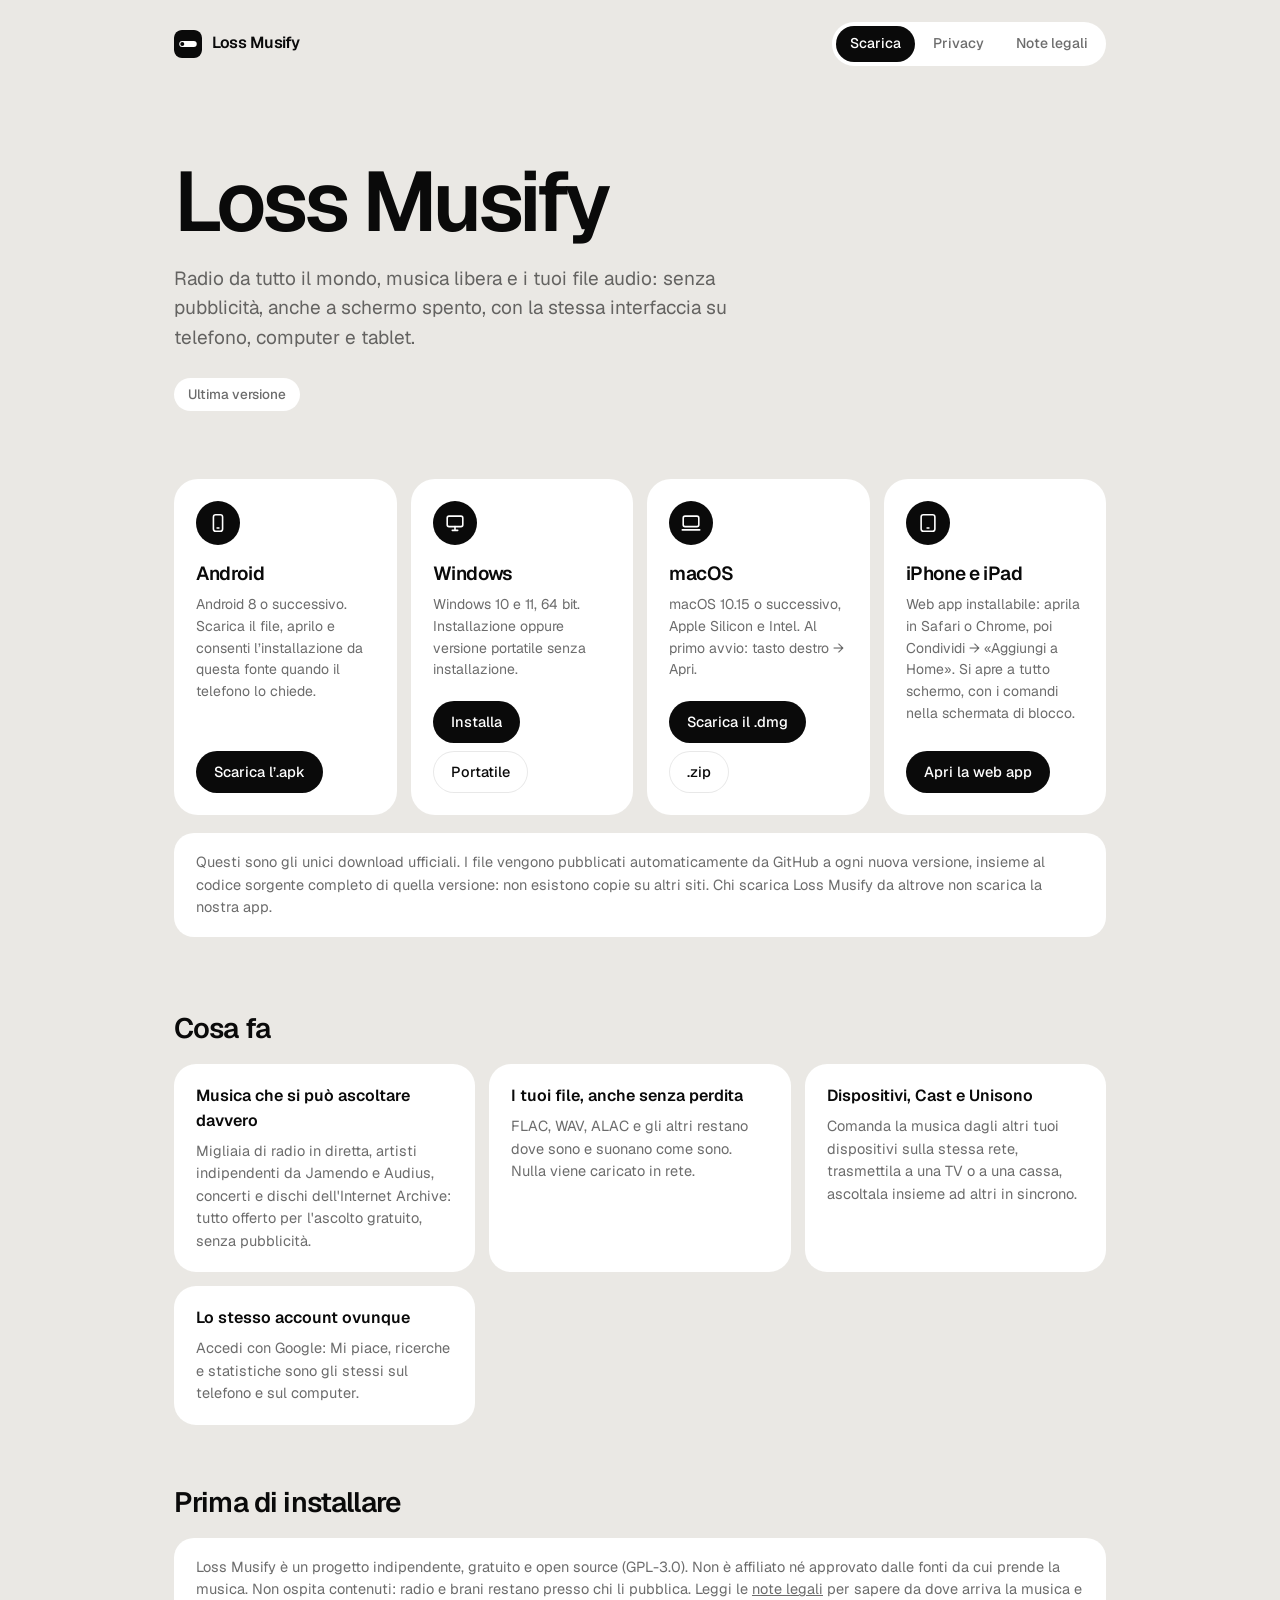
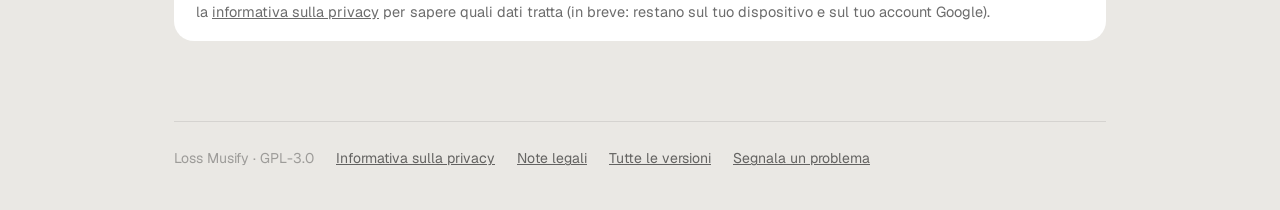
<file: index.html>
<!doctype html>
<html lang="it">
  <head>
    <meta charset="utf-8" />
    <meta name="viewport" content="width=device-width, initial-scale=1" />
    <title>Loss Musify — scarica</title>
    <meta name="description" content="Loss Musify per Android, Windows, macOS e iPhone. Download ufficiali, solo da GitHub." />
    <link rel="icon" href="assets/favicon-32.png" />
    <link rel="apple-touch-icon" href="assets/apple-touch-icon.png" />
    <link rel="stylesheet" href="assets/site.css" />
  </head>
  <body>
    <div class="wrap">
      <header class="bar">
        <a class="brand" href="./"><img src="assets/icon.svg" alt="" />Loss Musify</a>
        <nav class="nav">
          <a href="./" aria-current="page">Scarica</a>
          <a href="privacy.html">Privacy</a>
          <a href="legal.html">Note legali</a>
        </nav>
      </header>

      <section class="hero">
        <h1>Loss Musify</h1>
        <p>
          Radio da tutto il mondo, musica libera e i tuoi file audio: senza pubblicità, anche a schermo
          spento, con la stessa interfaccia su telefono, computer e tablet.
        </p>
        <span class="version" id="version">Ultima versione</span>
      </section>

      <div class="grid" id="downloads">
        <article class="card" data-os="android">
          <div class="card-glyph" aria-hidden="true">
            <svg width="22" height="22" viewBox="0 0 24 24" fill="none" stroke="currentColor" stroke-width="1.75" stroke-linecap="round"><rect x="7" y="3" width="10" height="18" rx="2.5"/><path d="M11 17.5h2"/></svg>
          </div>
          <h3>Android</h3>
          <p>Android 8 o successivo. Scarica il file, aprilo e consenti l’installazione da questa fonte quando il telefono lo chiede.</p>
          <div class="actions">
            <a class="btn" data-file="LossMusify-Android.apk">Scarica l’.apk</a>
          </div>
        </article>

        <article class="card" data-os="windows">
          <div class="card-glyph" aria-hidden="true">
            <svg width="22" height="22" viewBox="0 0 24 24" fill="none" stroke="currentColor" stroke-width="1.75" stroke-linecap="round"><rect x="3.5" y="4.5" width="17" height="11.5" rx="2"/><path d="M9 20h6M12 16v4"/></svg>
          </div>
          <h3>Windows</h3>
          <p>Windows 10 e 11, 64 bit. Installazione oppure versione portatile senza installazione.</p>
          <div class="actions">
            <a class="btn" data-file="LossMusify-Windows-Setup.exe">Installa</a>
            <a class="btn is-quiet" data-file="LossMusify-Windows-Portable.exe">Portatile</a>
          </div>
        </article>

        <article class="card" data-os="mac">
          <div class="card-glyph" aria-hidden="true">
            <svg width="22" height="22" viewBox="0 0 24 24" fill="none" stroke="currentColor" stroke-width="1.75" stroke-linecap="round"><rect x="3.5" y="4.5" width="17" height="11.5" rx="2"/><path d="M2.5 19.5h19"/></svg>
          </div>
          <h3>macOS</h3>
          <p>macOS 10.15 o successivo, Apple Silicon e Intel. Al primo avvio: tasto destro → Apri.</p>
          <div class="actions">
            <a class="btn" data-file="LossMusify-macOS.dmg">Scarica il .dmg</a>
            <a class="btn is-quiet" data-file="LossMusify-macOS.zip">.zip</a>
          </div>
        </article>

        <article class="card" data-os="ios">
          <div class="card-glyph" aria-hidden="true">
            <svg width="22" height="22" viewBox="0 0 24 24" fill="none" stroke="currentColor" stroke-width="1.75" stroke-linecap="round"><rect x="4.5" y="3" width="15" height="18" rx="2.5"/><path d="M11 17.5h2"/></svg>
          </div>
          <h3>iPhone e iPad</h3>
          <p>
            Web app installabile: aprila in Safari o Chrome, poi Condividi → «Aggiungi a Home». Si apre a
            tutto schermo, con i comandi nella schermata di blocco.
          </p>
          <div class="actions">
            <a class="btn" id="webapp">Apri la web app</a>
          </div>
        </article>
      </div>

      <p class="note">
        Questi sono gli unici download ufficiali. I file vengono pubblicati automaticamente da GitHub a ogni
        nuova versione, insieme al codice sorgente completo di quella versione: non esistono copie su altri
        siti. Chi scarica Loss Musify da altrove non scarica la nostra app.
      </p>

      <section class="section">
        <h2>Cosa fa</h2>
        <div class="features">
          <div class="feature">
            <h3>Musica che si può ascoltare davvero</h3>
            <p>Migliaia di radio in diretta, artisti indipendenti da Jamendo e Audius, concerti e dischi dell'Internet Archive: tutto offerto per l'ascolto gratuito, senza pubblicità.</p>
          </div>
          <div class="feature">
            <h3>I tuoi file, anche senza perdita</h3>
            <p>FLAC, WAV, ALAC e gli altri restano dove sono e suonano come sono. Nulla viene caricato in rete.</p>
          </div>
          <div class="feature">
            <h3>Dispositivi, Cast e Unisono</h3>
            <p>Comanda la musica dagli altri tuoi dispositivi sulla stessa rete, trasmettila a una TV o a una cassa, ascoltala insieme ad altri in sincrono.</p>
          </div>
          <div class="feature">
            <h3>Lo stesso account ovunque</h3>
            <p>Accedi con Google: Mi piace, ricerche e statistiche sono gli stessi sul telefono e sul computer.</p>
          </div>
        </div>
      </section>

      <section class="section">
        <h2>Prima di installare</h2>
        <p class="note" style="margin-top: 0">
          Loss Musify è un progetto indipendente, gratuito e open source (GPL-3.0). Non è affiliato né approvato
          dalle fonti da cui prende la musica. Non ospita contenuti: radio e brani restano presso chi li pubblica.
          Leggi le <a href="legal.html">note legali</a> per sapere da dove arriva la musica e la
          <a href="privacy.html">informativa sulla privacy</a> per sapere quali dati tratta (in breve: restano sul
          tuo dispositivo e sul tuo account Google).
        </p>
      </section>

      <footer class="foot">
        <span>Loss Musify · GPL-3.0</span>
        <a href="privacy.html">Informativa sulla privacy</a>
        <a href="legal.html">Note legali</a>
        <a href="https://github.com/federicogranati/LossMusify-releases/releases">Tutte le versioni</a>
        <a href="https://github.com/federicogranati/LossMusify-releases/issues">Segnala un problema</a>
      </footer>
    </div>

    <script src="assets/site-config.js"></script>
    <script>
      (function () {
        var repo = 'federicogranati/LossMusify-releases';
        var latest = 'https://github.com/' + repo + '/releases/latest/download/';
        document.querySelectorAll('[data-file]').forEach(function (a) {
          a.href = latest + a.dataset.file;
        });

        // The web app for iPhone and iPad.
        var web = document.getElementById('webapp');
        if (window.LOSS_MUSIFY && window.LOSS_MUSIFY.webApp) {
          web.href = window.LOSS_MUSIFY.webApp;
        } else {
          web.textContent = 'In arrivo';
          web.classList.add('is-quiet');
          web.removeAttribute('href');
        }

        // The visitor's own system first, outlined.
        var ua = navigator.userAgent;
        var os = /Android/i.test(ua) ? 'android' : /iPhone|iPad|iPod/i.test(ua) || (/Macintosh/.test(ua) && navigator.maxTouchPoints > 1) ? 'ios' : /Mac OS X/.test(ua) ? 'mac' : /Windows/.test(ua) ? 'windows' : '';
        var mine = os && document.querySelector('[data-os="' + os + '"]');
        if (mine) {
          mine.classList.add('is-you');
          mine.parentNode.prepend(mine);
        }

        // The version, from the public release itself.
        fetch('https://api.github.com/repos/' + repo + '/releases/latest')
          .then(function (r) { return r.ok ? r.json() : null; })
          .then(function (release) {
            if (!release || !release.tag_name) {
              // No public release yet: no buttons that lead nowhere.
              document.getElementById('version').textContent = 'Prima versione pubblica in arrivo';
              document.querySelectorAll('[data-file]').forEach(function (a) {
                a.removeAttribute('href');
                a.classList.add('is-quiet');
                a.textContent = 'In arrivo';
              });
              return;
            }
            var date = new Date(release.published_at).toLocaleDateString('it-IT', { day: 'numeric', month: 'long', year: 'numeric' });
            document.getElementById('version').textContent = 'Versione ' + release.tag_name.replace(/^v/, '') + ' · ' + date;
          })
          .catch(function () {});
      })();
    </script>
  </body>
</html>
</file>
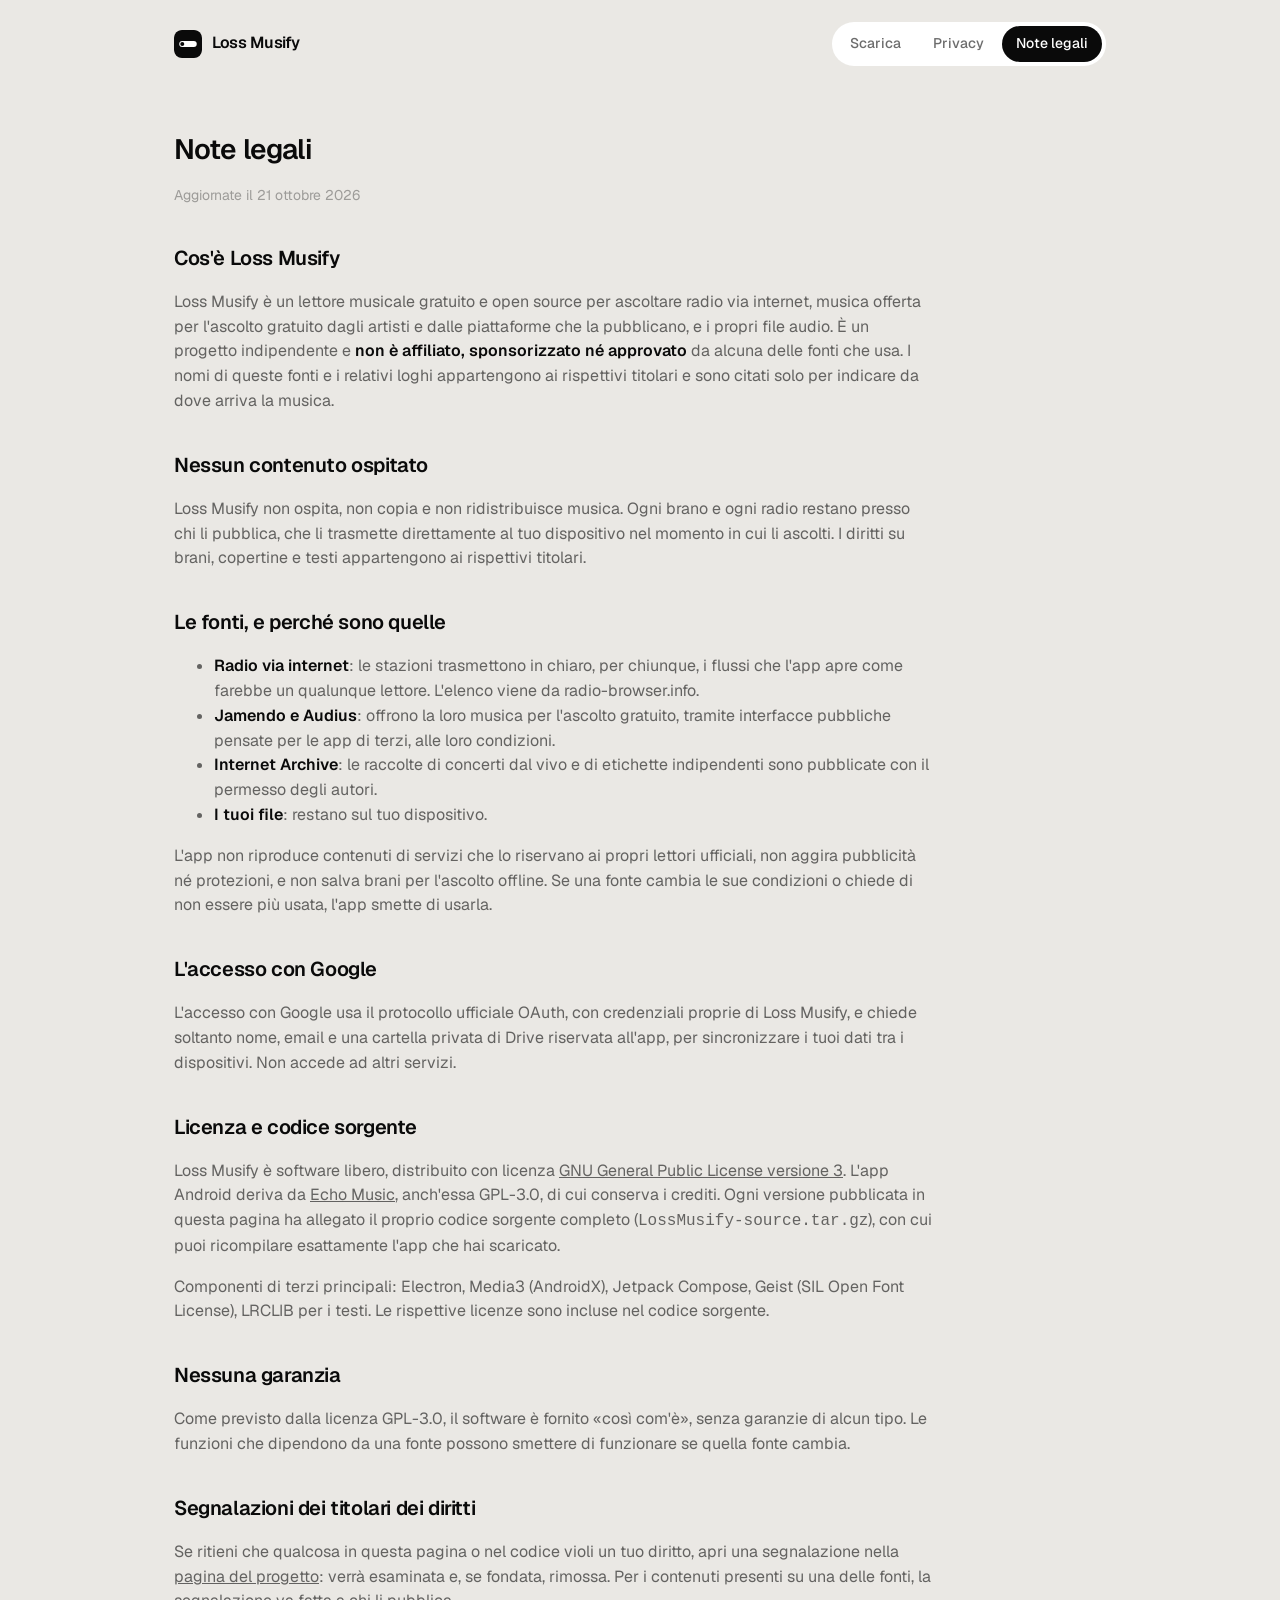
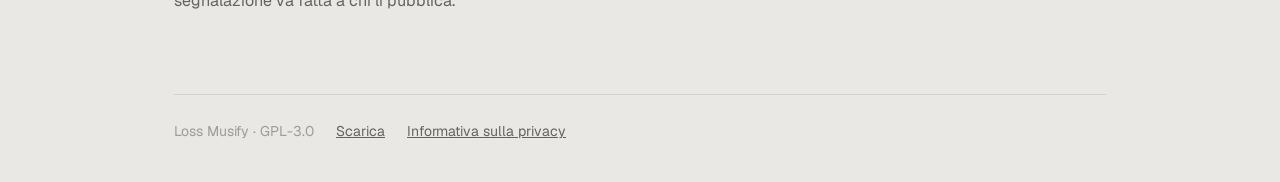
<file: legal.html>
<!doctype html>
<html lang="it">
  <head>
    <meta charset="utf-8" />
    <meta name="viewport" content="width=device-width, initial-scale=1" />
    <title>Loss Musify — note legali</title>
    <link rel="icon" href="assets/favicon-32.png" />
    <link rel="stylesheet" href="assets/site.css" />
  </head>
  <body>
    <div class="wrap">
      <header class="bar">
        <a class="brand" href="./"><img src="assets/icon.svg" alt="" />Loss Musify</a>
        <nav class="nav">
          <a href="./">Scarica</a>
          <a href="privacy.html">Privacy</a>
          <a href="legal.html" aria-current="page">Note legali</a>
        </nav>
      </header>

      <main class="doc">
        <h1>Note legali</h1>
        <p class="updated">Aggiornate il 21 ottobre 2026</p>

        <h2>Cos'è Loss Musify</h2>
        <p>
          Loss Musify è un lettore musicale gratuito e open source per ascoltare radio via internet, musica offerta
          per l'ascolto gratuito dagli artisti e dalle piattaforme che la pubblicano, e i propri file audio. È un
          progetto indipendente e <strong>non è affiliato, sponsorizzato né approvato</strong> da alcuna delle fonti
          che usa. I nomi di queste fonti e i relativi loghi appartengono ai rispettivi titolari e sono citati solo
          per indicare da dove arriva la musica.
        </p>

        <h2>Nessun contenuto ospitato</h2>
        <p>
          Loss Musify non ospita, non copia e non ridistribuisce musica. Ogni brano e ogni radio restano presso chi li
          pubblica, che li trasmette direttamente al tuo dispositivo nel momento in cui li ascolti. I diritti su
          brani, copertine e testi appartengono ai rispettivi titolari.
        </p>

        <h2>Le fonti, e perché sono quelle</h2>
        <ul>
          <li><strong>Radio via internet</strong>: le stazioni trasmettono in chiaro, per chiunque, i flussi che l'app apre come farebbe un qualunque lettore. L'elenco viene da radio-browser.info.</li>
          <li><strong>Jamendo e Audius</strong>: offrono la loro musica per l'ascolto gratuito, tramite interfacce pubbliche pensate per le app di terzi, alle loro condizioni.</li>
          <li><strong>Internet Archive</strong>: le raccolte di concerti dal vivo e di etichette indipendenti sono pubblicate con il permesso degli autori.</li>
          <li><strong>I tuoi file</strong>: restano sul tuo dispositivo.</li>
        </ul>
        <p>
          L'app non riproduce contenuti di servizi che lo riservano ai propri lettori ufficiali, non aggira pubblicità
          né protezioni, e non salva brani per l'ascolto offline. Se una fonte cambia le sue condizioni o chiede di non
          essere più usata, l'app smette di usarla.
        </p>

        <h2>L'accesso con Google</h2>
        <p>
          L'accesso con Google usa il protocollo ufficiale OAuth, con credenziali proprie di Loss Musify, e chiede
          soltanto nome, email e una cartella privata di Drive riservata all'app, per sincronizzare i tuoi dati tra i
          dispositivi. Non accede ad altri servizi.
        </p>

        <h2>Licenza e codice sorgente</h2>
        <p>
          Loss Musify è software libero, distribuito con licenza
          <a href="https://www.gnu.org/licenses/gpl-3.0.html">GNU General Public License versione 3</a>. L'app Android
          deriva da <a href="https://github.com/EchoMusicApp/Echo-Music">Echo Music</a>, anch'essa GPL-3.0, di cui
          conserva i crediti. Ogni versione pubblicata in questa pagina ha allegato il proprio codice sorgente
          completo (<code>LossMusify-source.tar.gz</code>), con cui puoi ricompilare esattamente l'app che hai
          scaricato.
        </p>
        <p>
          Componenti di terzi principali: Electron, Media3 (AndroidX), Jetpack Compose, Geist (SIL Open
          Font License), LRCLIB per i testi. Le rispettive licenze sono incluse nel codice sorgente.
        </p>

        <h2>Nessuna garanzia</h2>
        <p>
          Come previsto dalla licenza GPL-3.0, il software è fornito «così com'è», senza garanzie di alcun tipo. Le
          funzioni che dipendono da una fonte possono smettere di funzionare se quella fonte cambia.
        </p>

        <h2>Segnalazioni dei titolari dei diritti</h2>
        <p>
          Se ritieni che qualcosa in questa pagina o nel codice violi un tuo diritto, apri una segnalazione nella
          <a href="https://github.com/federicogranati/LossMusify-releases/issues">pagina del progetto</a>: verrà
          esaminata e, se fondata, rimossa. Per i contenuti presenti su una delle fonti, la segnalazione va fatta a chi li pubblica.
        </p>
      </main>

      <footer class="foot">
        <span>Loss Musify · GPL-3.0</span>
        <a href="./">Scarica</a>
        <a href="privacy.html">Informativa sulla privacy</a>
      </footer>
    </div>
  </body>
</html>
</file>
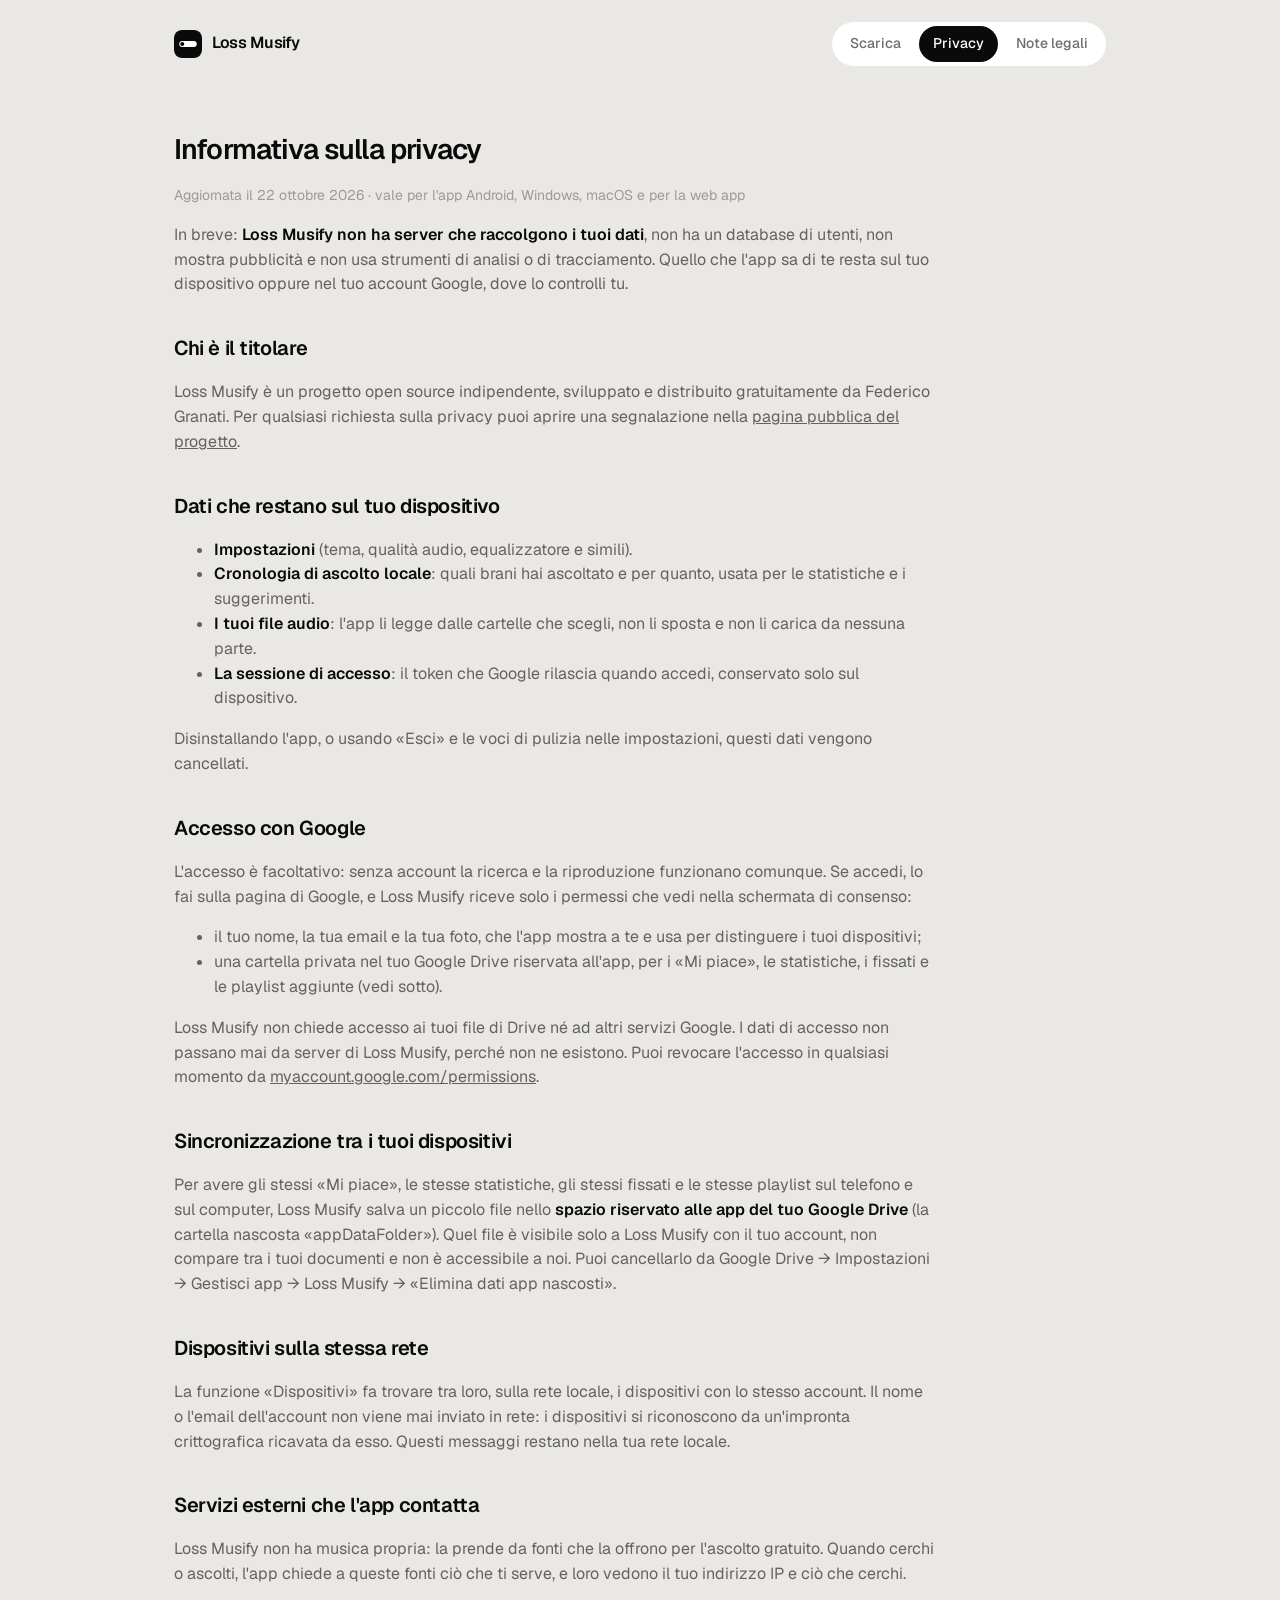
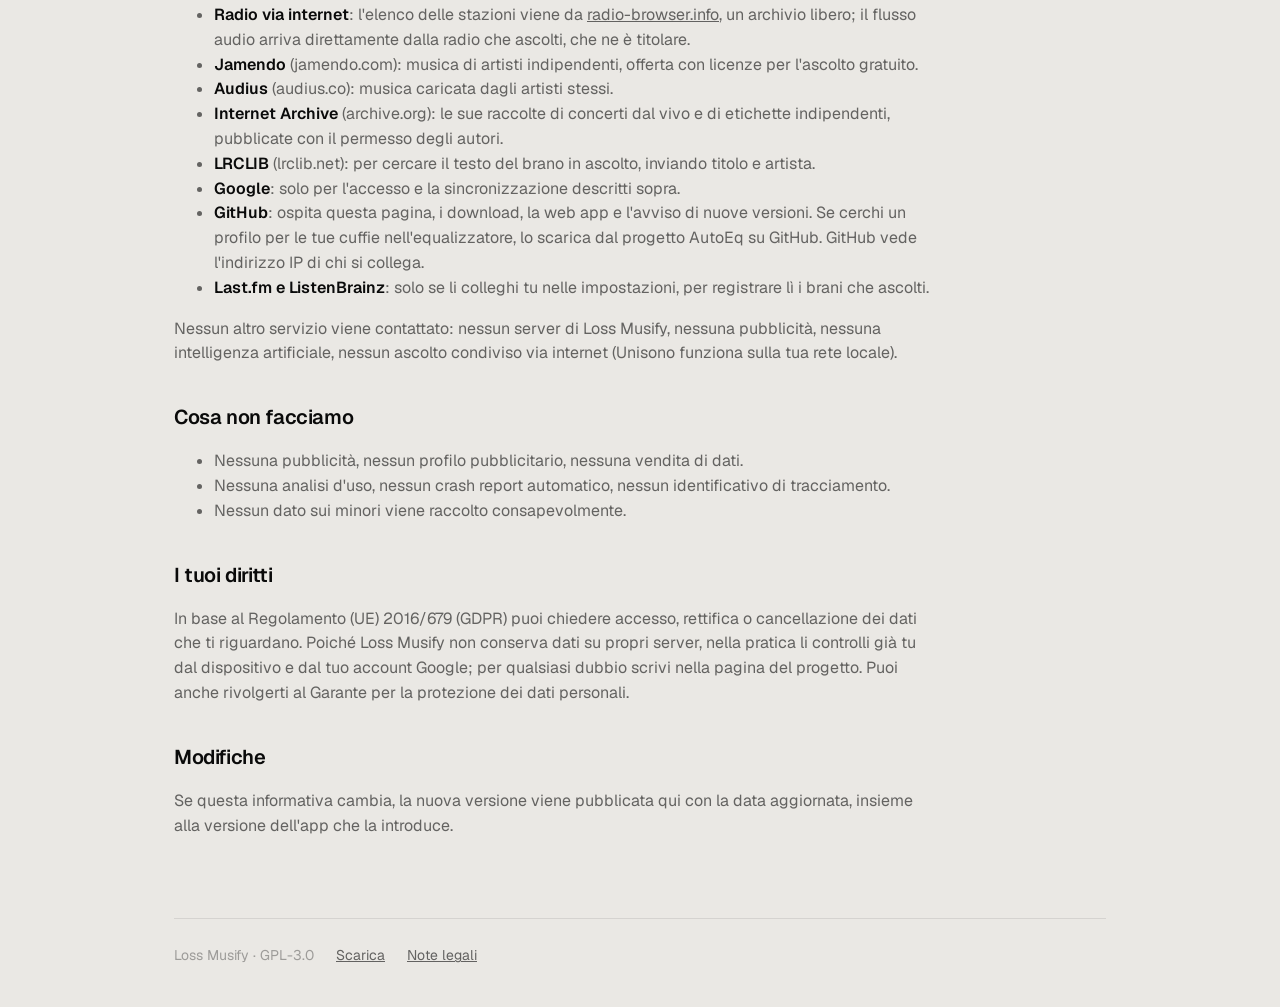
<file: privacy.html>
<!doctype html>
<html lang="it">
  <head>
    <meta charset="utf-8" />
    <meta name="viewport" content="width=device-width, initial-scale=1" />
    <title>Loss Musify — informativa sulla privacy</title>
    <link rel="icon" href="assets/favicon-32.png" />
    <link rel="stylesheet" href="assets/site.css" />
  </head>
  <body>
    <div class="wrap">
      <header class="bar">
        <a class="brand" href="./"><img src="assets/icon.svg" alt="" />Loss Musify</a>
        <nav class="nav">
          <a href="./">Scarica</a>
          <a href="privacy.html" aria-current="page">Privacy</a>
          <a href="legal.html">Note legali</a>
        </nav>
      </header>

      <main class="doc">
        <h1>Informativa sulla privacy</h1>
        <p class="updated">Aggiornata il 22 ottobre 2026 · vale per l'app Android, Windows, macOS e per la web app</p>

        <p>
          In breve: <strong>Loss Musify non ha server che raccolgono i tuoi dati</strong>, non ha un database di
          utenti, non mostra pubblicità e non usa strumenti di analisi o di tracciamento. Quello che l'app sa di
          te resta sul tuo dispositivo oppure nel tuo account Google, dove lo controlli tu.
        </p>

        <h2>Chi è il titolare</h2>
        <p>
          Loss Musify è un progetto open source indipendente, sviluppato e distribuito gratuitamente da Federico
          Granati. Per qualsiasi richiesta sulla privacy puoi aprire una segnalazione nella
          <a href="https://github.com/federicogranati/LossMusify-releases/issues">pagina pubblica del progetto</a>.
        </p>

        <h2>Dati che restano sul tuo dispositivo</h2>
        <ul>
          <li><strong>Impostazioni</strong> (tema, qualità audio, equalizzatore e simili).</li>
          <li><strong>Cronologia di ascolto locale</strong>: quali brani hai ascoltato e per quanto, usata per le statistiche e i suggerimenti.</li>
                    <li><strong>I tuoi file audio</strong>: l'app li legge dalle cartelle che scegli, non li sposta e non li carica da nessuna parte.</li>
          <li><strong>La sessione di accesso</strong>: il token che Google rilascia quando accedi, conservato solo sul dispositivo.</li>
        </ul>
        <p>Disinstallando l'app, o usando «Esci» e le voci di pulizia nelle impostazioni, questi dati vengono cancellati.</p>

        <h2>Accesso con Google</h2>
        <p>
          L'accesso è facoltativo: senza account la ricerca e la riproduzione funzionano comunque. Se accedi, lo fai
          sulla pagina di Google, e Loss Musify riceve solo i permessi che vedi nella schermata di consenso:
        </p>
        <ul>
          <li>il tuo nome, la tua email e la tua foto, che l'app mostra a te e usa per distinguere i tuoi dispositivi;</li>
          <li>una cartella privata nel tuo Google Drive riservata all'app, per i «Mi piace», le statistiche, i fissati e le playlist aggiunte (vedi sotto).</li>
        </ul>
        <p>
          Loss Musify non chiede accesso ai tuoi file di Drive né ad altri servizi Google. I dati di
          accesso non passano mai da server di Loss Musify, perché non ne esistono. Puoi revocare l'accesso in
          qualsiasi momento da <a href="https://myaccount.google.com/permissions">myaccount.google.com/permissions</a>.
        </p>

        <h2>Sincronizzazione tra i tuoi dispositivi</h2>
        <p>
          Per avere gli stessi «Mi piace», le stesse statistiche, gli stessi fissati e le stesse playlist sul telefono e
          sul computer, Loss Musify salva un piccolo file nello <strong>spazio riservato alle app del tuo Google Drive</strong>
          (la cartella nascosta «appDataFolder»). Quel file è visibile solo a Loss Musify con il tuo account, non
          compare tra i tuoi documenti e non è accessibile a noi. Puoi cancellarlo da Google Drive → Impostazioni →
          Gestisci app → Loss Musify → «Elimina dati app nascosti».
        </p>

        <h2>Dispositivi sulla stessa rete</h2>
        <p>
          La funzione «Dispositivi» fa trovare tra loro, sulla rete locale, i dispositivi con lo stesso account. Il
          nome o l'email dell'account non viene mai inviato in rete: i dispositivi si riconoscono da un'impronta
          crittografica ricavata da esso. Questi messaggi restano nella tua rete locale.
        </p>

        <h2>Servizi esterni che l'app contatta</h2>
        <p>
          Loss Musify non ha musica propria: la prende da fonti che la offrono per l'ascolto gratuito. Quando cerchi o
          ascolti, l'app chiede a queste fonti ciò che ti serve, e loro vedono il tuo indirizzo IP e ciò che cerchi.
        </p>
        <ul>
          <li><strong>Radio via internet</strong>: l'elenco delle stazioni viene da <a href="https://www.radio-browser.info">radio-browser.info</a>, un archivio libero; il flusso audio arriva direttamente dalla radio che ascolti, che ne è titolare.</li>
          <li><strong>Jamendo</strong> (jamendo.com): musica di artisti indipendenti, offerta con licenze per l'ascolto gratuito.</li>
          <li><strong>Audius</strong> (audius.co): musica caricata dagli artisti stessi.</li>
          <li><strong>Internet Archive</strong> (archive.org): le sue raccolte di concerti dal vivo e di etichette indipendenti, pubblicate con il permesso degli autori.</li>
          <li><strong>LRCLIB</strong> (lrclib.net): per cercare il testo del brano in ascolto, inviando titolo e artista.</li>
          <li><strong>Google</strong>: solo per l'accesso e la sincronizzazione descritti sopra.</li>
          <li><strong>GitHub</strong>: ospita questa pagina, i download, la web app e l'avviso di nuove versioni. Se cerchi un profilo per le tue cuffie nell'equalizzatore, lo scarica dal progetto AutoEq su GitHub. GitHub vede l'indirizzo IP di chi si collega.</li>
          <li><strong>Last.fm e ListenBrainz</strong>: solo se li colleghi tu nelle impostazioni, per registrare lì i brani che ascolti.</li>
        </ul>
        <p>Nessun altro servizio viene contattato: nessun server di Loss Musify, nessuna pubblicità, nessuna intelligenza artificiale, nessun ascolto condiviso via internet (Unisono funziona sulla tua rete locale).</p>

        <h2>Cosa non facciamo</h2>
        <ul>
          <li>Nessuna pubblicità, nessun profilo pubblicitario, nessuna vendita di dati.</li>
          <li>Nessuna analisi d'uso, nessun crash report automatico, nessun identificativo di tracciamento.</li>
          <li>Nessun dato sui minori viene raccolto consapevolmente.</li>
        </ul>

        <h2>I tuoi diritti</h2>
        <p>
          In base al Regolamento (UE) 2016/679 (GDPR) puoi chiedere accesso, rettifica o cancellazione dei dati che ti
          riguardano. Poiché Loss Musify non conserva dati su propri server, nella pratica li controlli già tu dal
          dispositivo e dal tuo account Google; per qualsiasi dubbio scrivi nella pagina del progetto. Puoi anche
          rivolgerti al Garante per la protezione dei dati personali.
        </p>

        <h2>Modifiche</h2>
        <p>Se questa informativa cambia, la nuova versione viene pubblicata qui con la data aggiornata, insieme alla versione dell'app che la introduce.</p>
      </main>

      <footer class="foot">
        <span>Loss Musify · GPL-3.0</span>
        <a href="./">Scarica</a>
        <a href="legal.html">Note legali</a>
      </footer>
    </div>
  </body>
</html>
</file>
<file: assets/site.css>
/* Loss Musify — the public site. The app's own language: warm-gray canvas, black and white
   components, one font (Geist, served from here), no gradients, no glows, no third parties. */

@font-face {
  font-family: 'Geist';
  src: url('Geist-Variable.woff2') format('woff2');
  font-weight: 100 900;
  font-display: swap;
}

:root {
  --canvas: #eae8e4;
  --surface: #ffffff;
  --ink: #0a0a0a;
  --ink-2: rgb(10 10 10 / 0.6);
  --ink-3: rgb(10 10 10 / 0.34);
  --line: rgb(10 10 10 / 0.09);
  --on-ink: #ffffff;
}

@media (prefers-color-scheme: dark) {
  :root {
    --canvas: #121110;
    --surface: #1f1e1c;
    --ink: #f4f2ee;
    --ink-2: rgb(244 242 238 / 0.62);
    --ink-3: rgb(244 242 238 / 0.36);
    --line: rgb(244 242 238 / 0.1);
    --on-ink: #0a0a0a;
  }
}

* {
  box-sizing: border-box;
}

html {
  -webkit-text-size-adjust: 100%;
}

body {
  margin: 0;
  background: var(--canvas);
  color: var(--ink);
  font: 400 16px/1.55 'Geist', system-ui, -apple-system, sans-serif;
  -webkit-font-smoothing: antialiased;
}

a {
  color: inherit;
}

.wrap {
  max-width: 980px;
  margin: 0 auto;
  padding: 0 24px;
}

/* ── Top bar ── */

.bar {
  display: flex;
  align-items: center;
  justify-content: space-between;
  gap: 16px;
  padding: 22px 0;
}

.brand {
  display: inline-flex;
  align-items: center;
  gap: 10px;
  font-weight: 600;
  letter-spacing: -0.02em;
  text-decoration: none;
}

.brand img {
  width: 28px;
  height: 28px;
  border-radius: 8px;
}

.nav {
  display: flex;
  gap: 4px;
  padding: 4px;
  border-radius: 999px;
  background: var(--surface);
}

.nav a {
  padding: 7px 14px;
  border-radius: 999px;
  font-size: 14px;
  font-weight: 500;
  text-decoration: none;
  color: var(--ink-2);
}

.nav a:hover,
.nav a[aria-current='page'] {
  background: var(--ink);
  color: var(--on-ink);
}

/* ── Hero ── */

.hero {
  padding: 72px 0 40px;
}

.hero h1 {
  margin: 0;
  font-size: clamp(44px, 8vw, 84px);
  font-weight: 600;
  line-height: 1;
  letter-spacing: -0.045em;
}

.hero p {
  max-width: 600px;
  margin: 20px 0 0;
  font-size: 19px;
  color: var(--ink-2);
}

.version {
  display: inline-flex;
  margin-top: 26px;
  padding: 6px 14px;
  border-radius: 999px;
  background: var(--surface);
  font-size: 13.5px;
  font-weight: 500;
  color: var(--ink-2);
}

/* ── Downloads ── */

.grid {
  display: grid;
  grid-template-columns: repeat(auto-fill, minmax(220px, 1fr));
  gap: 14px;
  margin: 28px 0 0;
}

.card {
  display: flex;
  flex-direction: column;
  gap: 6px;
  padding: 22px;
  border-radius: 24px;
  background: var(--surface);
}

.card.is-you {
  outline: 2px solid var(--ink);
}

.card-glyph {
  width: 44px;
  height: 44px;
  border-radius: 50%;
  display: grid;
  place-items: center;
  background: var(--ink);
  color: var(--on-ink);
  margin-bottom: 8px;
}

.card h3 {
  margin: 0;
  font-size: 19px;
  font-weight: 600;
  letter-spacing: -0.02em;
}

.card p {
  margin: 0;
  font-size: 14px;
  color: var(--ink-2);
}

.card .actions {
  display: flex;
  flex-wrap: wrap;
  gap: 8px;
  margin-top: auto;
  padding-top: 14px;
}

.btn {
  display: inline-flex;
  align-items: center;
  justify-content: center;
  height: 42px;
  padding: 0 18px;
  border-radius: 21px;
  font: inherit;
  font-size: 14.5px;
  font-weight: 500;
  text-decoration: none;
  white-space: nowrap;
  background: var(--ink);
  color: var(--on-ink);
  border: 0;
  cursor: pointer;
  transition: transform 160ms cubic-bezier(0.34, 1.3, 0.64, 1);
}

.btn:active {
  transform: scale(0.95);
}

.btn.is-quiet {
  background: transparent;
  color: var(--ink);
  box-shadow: inset 0 0 0 1px var(--line);
}

/* ── Sections and text pages ── */

.section {
  padding: 56px 0 0;
}

.section h2,
.doc h1 {
  margin: 0 0 14px;
  font-size: 28px;
  font-weight: 600;
  letter-spacing: -0.03em;
}

.features {
  display: grid;
  grid-template-columns: repeat(auto-fill, minmax(260px, 1fr));
  gap: 14px;
}

.feature {
  padding: 20px 22px;
  border-radius: 22px;
  background: var(--surface);
}

.feature h3 {
  margin: 0 0 6px;
  font-size: 16px;
  font-weight: 600;
}

.feature p {
  margin: 0;
  font-size: 14.5px;
  color: var(--ink-2);
}

.note {
  margin-top: 18px;
  padding: 18px 22px;
  border-radius: 20px;
  background: var(--surface);
  font-size: 14.5px;
  color: var(--ink-2);
}

.doc {
  max-width: 760px;
  padding: 40px 0 0;
}

.doc h2 {
  margin: 36px 0 10px;
  font-size: 20px;
  font-weight: 600;
  letter-spacing: -0.02em;
}

.doc p,
.doc li {
  color: var(--ink-2);
}

.doc strong {
  color: var(--ink);
  font-weight: 600;
}

.doc .updated {
  font-size: 14px;
  color: var(--ink-3);
}

.steps {
  margin: 10px 0 0;
  padding-left: 20px;
  color: var(--ink-2);
}

/* ── Footer ── */

.foot {
  margin: 80px 0 0;
  padding: 26px 0 40px;
  border-top: 1px solid var(--line);
  display: flex;
  flex-wrap: wrap;
  gap: 10px 22px;
  font-size: 14px;
  color: var(--ink-3);
}

.foot a {
  color: var(--ink-2);
}

@media (max-width: 600px) {
  .nav a {
    padding: 7px 10px;
  }
  .hero {
    padding-top: 40px;
  }
}
</file>
